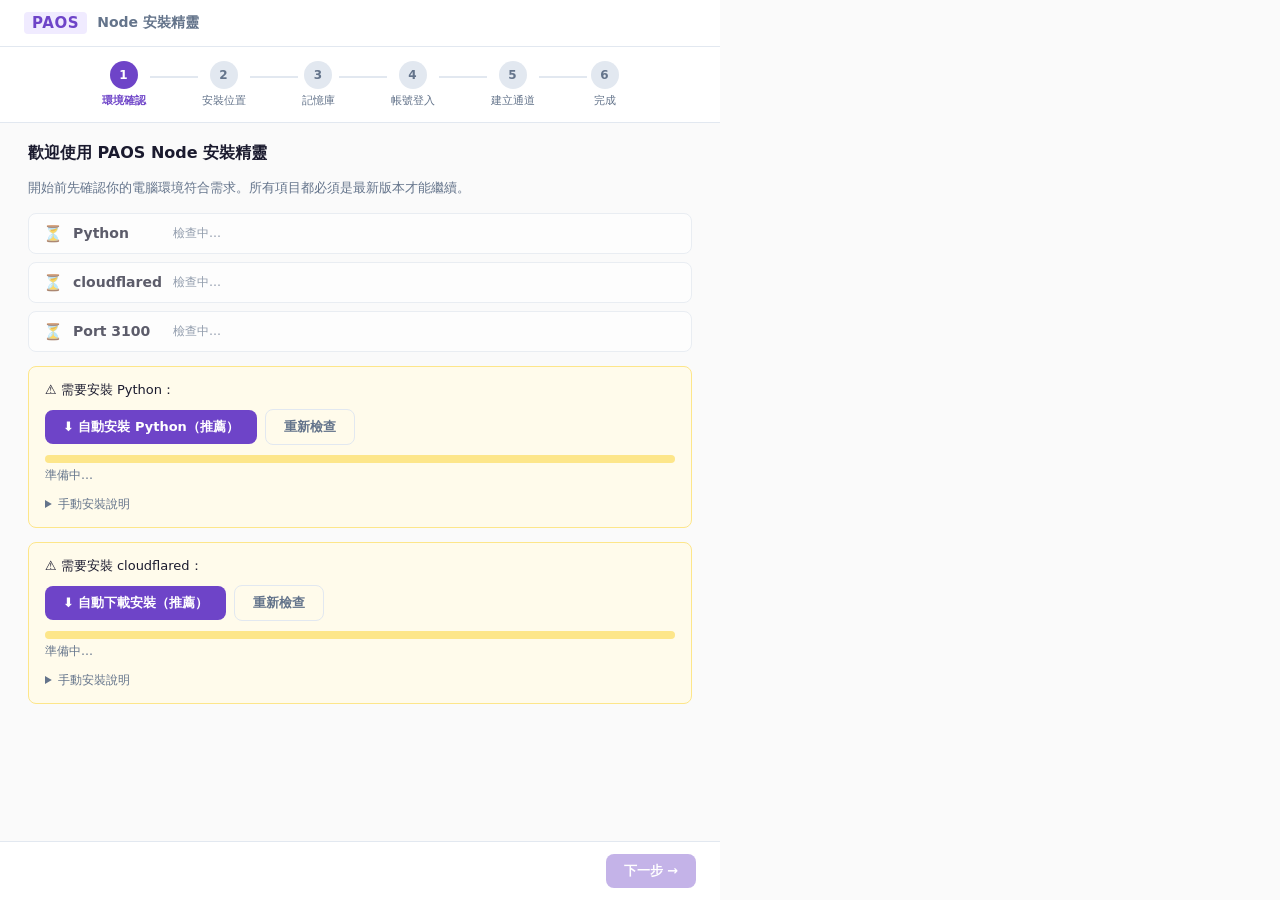
<file: installer/static/installer.html>
<!DOCTYPE html>
<html lang="zh-TW">
<head>
  <meta charset="UTF-8">
  <meta name="viewport" content="width=720">
  <title>PAOS Node 安裝精靈</title>
  <link rel="stylesheet" href="installer.css">
</head>
<body>

  <!-- 頂部標題列 -->
  <header class="inst-header">
    <div class="inst-logo">PAOS</div>
    <div class="inst-title">Node 安裝精靈</div>
  </header>

  <!-- 步驟指示器 (6 步) -->
  <nav class="steps-nav">
    <div class="step-item active" data-step="1">
      <div class="step-circle">1</div>
      <div class="step-label">環境確認</div>
    </div>
    <div class="step-connector"></div>
    <div class="step-item" data-step="2">
      <div class="step-circle">2</div>
      <div class="step-label">安裝位置</div>
    </div>
    <div class="step-connector"></div>
    <div class="step-item" data-step="3">
      <div class="step-circle">3</div>
      <div class="step-label">記憶庫</div>
    </div>
    <div class="step-connector"></div>
    <div class="step-item" data-step="4">
      <div class="step-circle">4</div>
      <div class="step-label">帳號登入</div>
    </div>
    <div class="step-connector"></div>
    <div class="step-item" data-step="5">
      <div class="step-circle">5</div>
      <div class="step-label">建立通道</div>
    </div>
    <div class="step-connector"></div>
    <div class="step-item" data-step="6">
      <div class="step-circle">6</div>
      <div class="step-label">完成</div>
    </div>
  </nav>

  <!-- 主內容區 -->
  <main class="inst-body">

    <!-- ── Step 1：環境確認 ── -->
    <section class="inst-step active" id="step-1">
      <h2 class="step-heading">歡迎使用 PAOS Node 安裝精靈</h2>
      <p class="step-desc">開始前先確認你的電腦環境符合需求。所有項目都必須是最新版本才能繼續。</p>

      <div class="env-checks" id="env-checks">
        <div class="env-item loading" id="env-python">
          <span class="env-icon">⏳</span>
          <span class="env-name">Python</span>
          <span class="env-detail">檢查中…</span>
        </div>
        <div class="env-item loading" id="env-cloudflared">
          <span class="env-icon">⏳</span>
          <span class="env-name">cloudflared</span>
          <span class="env-detail">檢查中…</span>
        </div>
        <div class="env-item loading" id="env-port">
          <span class="env-icon">⏳</span>
          <span class="env-name">Port 3100</span>
          <span class="env-detail">檢查中…</span>
        </div>
      </div>

      <div class="env-hint" id="env-hint" hidden></div>

      <!-- Python 安裝引導 -->
      <div class="install-guide" id="python-guide" hidden>
        <p>⚠️ 需要安裝 Python：</p>
        <div class="cf-actions">
          <button class="btn-primary" id="btn-auto-install-py">⬇ 自動安裝 Python（推薦）</button>
          <button class="btn-ghost" id="btn-recheck-py">重新檢查</button>
        </div>
        <div class="cf-progress" id="py-progress" hidden>
          <div class="cf-progress-bar-track">
            <div class="cf-progress-bar" id="py-progress-bar"></div>
          </div>
          <span class="cf-progress-label" id="py-progress-label">準備中…</span>
        </div>
        <details class="cf-manual">
          <summary>手動安裝說明</summary>
          <ol>
            <li>前往 <a class="ext-link" onclick="openExternal('https://www.python.org/downloads/')">Python 官方下載頁面</a></li>
            <li>下載 Python 3.10 以上版本（Windows installer）</li>
            <li>安裝時務必勾選「<strong>Add Python to PATH</strong>」</li>
            <li>安裝完成後點「重新檢查」</li>
          </ol>
        </details>
      </div>

      <!-- cloudflared 安裝引導 -->
      <div class="install-guide" id="cloudflared-guide" hidden>
        <p>⚠️ 需要安裝 cloudflared：</p>
        <div class="cf-actions">
          <button class="btn-primary" id="btn-auto-install-cf">⬇ 自動下載安裝（推薦）</button>
          <button class="btn-ghost" id="btn-recheck-cf">重新檢查</button>
        </div>
        <div class="cf-progress" id="cf-progress" hidden>
          <div class="cf-progress-bar-track">
            <div class="cf-progress-bar" id="cf-progress-bar"></div>
          </div>
          <span class="cf-progress-label" id="cf-progress-label">準備中…</span>
        </div>
        <details class="cf-manual">
          <summary>手動安裝說明</summary>
          <ol>
            <li>前往 <a class="ext-link" onclick="openExternal('https://developers.cloudflare.com/cloudflare-one/connections/connect-networks/downloads/')">Cloudflare 官方下載頁面</a></li>
            <li>下載 <strong>Windows 64-bit</strong>（<code>cloudflared-windows-amd64.exe</code>）</li>
            <li>將檔案放到 <code>C:\Windows\System32\</code> 或任何 PATH 目錄</li>
            <li>安裝完成後點「重新檢查」</li>
          </ol>
        </details>
      </div>

    </section>

    <!-- ── Step 2：安裝目錄 ── -->
    <section class="inst-step" id="step-2" hidden>
      <h2 class="step-heading">選擇安裝位置</h2>
      <p class="step-desc">PAOS Node 的程式檔案將安裝在此目錄。建議使用預設值。安裝後勿移動此目錄。</p>

      <div class="field-group">
        <label class="field-label">安裝目錄</label>
        <div class="field-row">
          <input type="text" id="install-path" class="field-input" placeholder="正在載入預設路徑…">
          <button class="btn-secondary" id="btn-install-browse">選擇資料夾</button>
        </div>
        <p class="field-hint" id="install-hint"></p>
      </div>

      <div class="path-preview" id="install-preview" hidden>
        <div class="path-item">📁 <span id="preview-install-root"></span></div>
        <div class="path-item">📁 <span id="preview-install-venv"></span> (Python 虛擬環境)</div>
        <div class="path-item">📁 <span id="preview-install-src"></span> (Node 程式碼)</div>
      </div>

      <div class="info-box">
        <span class="info-icon">ℹ️</span>
        <span>安裝完成後，PAOS Node 會在每次登入 Windows 時自動在背景啟動。如需解除安裝，刪除此資料夾並移除排程工作即可。</span>
      </div>
    </section>

    <!-- ── Step 3：記憶庫路徑 ── -->
    <section class="inst-step" id="step-3" hidden>
      <h2 class="step-heading">設定記憶庫路徑</h2>
      <p class="step-desc">請選擇你的 Obsidian Vault 根目錄。PAOS Node 會將對話記憶、筆記和工作任務存放於此。</p>

      <div class="field-group">
        <label class="field-label">Vault 根目錄</label>
        <div class="field-row">
          <input type="text" id="vault-path" class="field-input" placeholder="C:/Users/你的名字/ObsidianVault" readonly>
          <button class="btn-secondary" id="btn-browse">選擇資料夾</button>
        </div>
        <p class="field-hint" id="vault-hint"></p>
      </div>

      <div class="path-preview" id="path-preview" hidden>
        <div class="path-item">📁 <span id="preview-notes">…/PAOS/notes/</span></div>
        <div class="path-item">📁 <span id="preview-attachments">…/PAOS/attachments/</span></div>
        <div class="path-item">📁 <span id="preview-agents">…/agents/</span></div>
      </div>

      <!-- Obsidian 推薦安裝（非強制） -->
      <div class="obsidian-rec" id="obsidian-rec">
        <div class="obsidian-rec-header">
          <span id="obsidian-rec-icon">📦</span>
          <div>
            <strong>建議安裝 Obsidian</strong>
            <span class="obsidian-rec-sub" id="obsidian-rec-sub">（檢查中…）</span>
          </div>
          <button class="btn-ghost btn-sm" id="btn-recheck-ob" style="margin-left:auto">重新檢查</button>
        </div>
        <p class="obsidian-rec-desc">
          Obsidian 是 PAOS 記憶庫的視覺化瀏覽工具，讓你閱讀、搜尋 AI 幫你記下的筆記與工作記錄。
          沒有也能使用 PAOS，但強烈建議安裝，否則記憶內容難以閱讀。
        </p>
        <div id="obsidian-install-section" hidden>
          <div class="cf-actions">
            <button class="btn-primary" id="btn-auto-install-ob">⬇ 自動下載安裝 Obsidian</button>
          </div>
          <div class="cf-progress" id="ob-progress" hidden>
            <div class="cf-progress-bar-track">
              <div class="cf-progress-bar" id="ob-progress-bar"></div>
            </div>
            <span class="cf-progress-label" id="ob-progress-label">準備中…</span>
          </div>
          <details class="cf-manual" style="margin-top:6px">
            <summary>手動安裝</summary>
            <ol>
              <li>前往 <a class="ext-link" onclick="openExternal('https://obsidian.md/download')">obsidian.md/download</a> 下載並安裝</li>
              <li>安裝完成後點「重新檢查」</li>
            </ol>
          </details>
        </div>
      </div>
    </section>

    <!-- ── Step 4：帳號登入 ── -->
    <section class="inst-step" id="step-4" hidden>
      <h2 class="step-heading">登入 PAOS Central</h2>
      <p class="step-desc">輸入你的 Email，我們會發送一次性驗證碼來確認身份。</p>

      <div class="field-group">
        <label class="field-label">姓名
          <span class="field-hint-inline">（首次使用必填）</span>
        </label>
        <input type="text" id="otp-name" class="field-input" placeholder="你的名字（例：陳小明）">
      </div>

      <div class="field-group">
        <label class="field-label">Email</label>
        <div class="field-row">
          <input type="email" id="otp-email" class="field-input" placeholder="your@email.com">
          <button class="btn-secondary" id="btn-send-otp">發送驗證碼</button>
        </div>
      </div>

      <div class="field-group" id="otp-group" hidden>
        <label class="field-label">驗證碼</label>
        <div class="field-row">
          <input type="text" id="otp-code" class="field-input otp-input" placeholder="6 位數驗證碼" maxlength="6">
          <button class="btn-primary" id="btn-verify-otp">確認登入</button>
        </div>
      </div>

      <p class="field-hint" id="otp-hint"></p>

      <div class="login-success" id="login-success" hidden>
        <div class="success-icon">✅</div>
        <div class="success-text">
          <strong>登入成功</strong>
          <span id="login-gpt-count"></span>
        </div>
      </div>

      <!-- GPT 助理清單（登入成功後顯示） -->
      <div class="gpt-list-section" id="gpt-list-section" hidden>
        <label class="field-label">已授權的 GPT 助理</label>
        <div class="gpt-list" id="gpt-list"></div>
        <p class="field-hint" style="margin-top:4px;">安裝完成後，以上助理的記憶空間將自動建立在 Vault 中。</p>
      </div>
    </section>

    <!-- ── Step 5：建立通道 ── -->
    <section class="inst-step" id="step-5" hidden>
      <h2 class="step-heading">建立安全通道</h2>
      <p class="step-desc">正在建立 cloudflared Quick Tunnel，讓 GPT 助理可以安全連接到你的 Node。</p>

      <div class="tunnel-steps" id="tunnel-steps">
        <div class="tunnel-step" id="tstep-start">
          <span class="tstep-icon">⏳</span>
          <span class="tstep-label">啟動 cloudflared</span>
        </div>
        <div class="tunnel-step" id="tstep-url">
          <span class="tstep-icon">⏸</span>
          <span class="tstep-label">取得公開 URL</span>
        </div>
        <div class="tunnel-step" id="tstep-register">
          <span class="tstep-icon">⏸</span>
          <span class="tstep-label">向 Central 登錄</span>
        </div>
      </div>

      <div class="tunnel-url-display" id="tunnel-url-display" hidden>
        <span class="tunnel-url-label">你的 Node URL：</span>
        <span class="tunnel-url-value" id="tunnel-url-value"></span>
      </div>

      <p class="field-hint" id="tunnel-hint"></p>
    </section>

    <!-- ── Step 6：安裝完成 ── -->
    <section class="inst-step" id="step-6" hidden>
      <h2 class="step-heading">🎉 安裝完成！</h2>
      <p class="step-desc">PAOS Node 正在完成最後設定，請稍候…</p>

      <div class="finish-checklist" id="finish-checklist">
        <div class="finish-item" id="fitem-deploy">⏳ Node 檔案部署</div>
        <div class="finish-item" id="fitem-venv">⏳ Python 套件安裝（venv）</div>
        <div class="finish-item" id="fitem-vault-init">⏳ Agent Vault 初始化</div>
        <div class="finish-item" id="fitem-env">⏳ 環境設定檔（.env）</div>
        <div class="finish-item" id="fitem-node-task">⏳ PAOS-Node 排程工作</div>
        <div class="finish-item" id="fitem-panel-task">⏳ PAOS-Node-控制台 排程工作</div>
        <div class="finish-item" id="fitem-shortcut">⏳ 桌面捷徑</div>
      </div>

      <div class="finish-note" id="finish-note" hidden>
        <p>⚠️ 部分步驟未成功，請查閱詳細說明：</p>
        <pre id="finish-error-detail"></pre>
      </div>

      <p class="finish-hint" id="finish-hint" hidden>
        重新登入 Windows 後，PAOS Node 會自動在背景啟動。<br>
        點下方按鈕立即開啟控制台。
      </p>
    </section>

  </main>

  <!-- 底部按鈕列 -->
  <footer class="inst-footer">
    <button class="btn-ghost" id="btn-back" hidden>← 上一步</button>
    <div class="footer-spacer"></div>
    <button class="btn-primary" id="btn-next" disabled>下一步 →</button>
    <button class="btn-primary" id="btn-finish" hidden>開啟控制台</button>
  </footer>

  <script src="installer.js"></script>
</body>
</html>
</file>
<file: installer/static/installer.css>
/* ── installer.css — PAOS Node 安裝精靈樣式 ── */

*, *::before, *::after { box-sizing: border-box; margin: 0; padding: 0; }

:root {
  --purple:       #6e44c8;
  --purple-light: #f0ebff;
  --purple-mid:   #ddd3f8;
  --green:        #22c55e;
  --red:          #ef4444;
  --text:         #1a1a2e;
  --muted:        #64748b;
  --border:       #e2e8f0;
  --bg:           #fafafa;
  --white:        #ffffff;
  --radius:       8px;
  --shadow:       0 1px 3px rgba(0,0,0,.10), 0 1px 2px rgba(0,0,0,.06);
}

html, body {
  width: 720px; height: 100vh;
  overflow: hidden;
  font-family: "Microsoft JhengHei UI", system-ui, -apple-system, sans-serif;
  font-size: 14px;
  color: var(--text);
  background: var(--bg);
  user-select: none;
}

/* ── Header ── */
.inst-header {
  display: flex; align-items: center; gap: 10px;
  padding: 12px 24px;
  background: var(--white);
  border-bottom: 1px solid var(--border);
  flex-shrink: 0;
}
.inst-logo {
  font-size: 15px; font-weight: 700; letter-spacing: .04em;
  color: var(--purple);
  background: var(--purple-light);
  padding: 2px 8px; border-radius: 4px;
}
.inst-title {
  font-size: 14px; font-weight: 600; color: var(--muted);
}

/* ── Steps Nav ── */
.steps-nav {
  display: flex; align-items: center; justify-content: center;
  padding: 14px 24px;
  background: var(--white);
  border-bottom: 1px solid var(--border);
  flex-shrink: 0;
}
.step-item {
  display: flex; flex-direction: column; align-items: center; gap: 4px;
  cursor: default;
}
.step-circle {
  width: 28px; height: 28px; border-radius: 50%;
  display: flex; align-items: center; justify-content: center;
  font-size: 12px; font-weight: 700;
  background: var(--border); color: var(--muted);
  transition: background .2s, color .2s;
}
.step-item.active   .step-circle { background: var(--purple); color: var(--white); }
.step-item.done     .step-circle { background: var(--green);  color: var(--white); font-size: 0; }
.step-item.done     .step-circle::after { content: "✓"; font-size: 13px; }
.step-label {
  font-size: 11px; color: var(--muted); white-space: nowrap;
}
.step-item.active .step-label { color: var(--purple); font-weight: 600; }
.step-connector {
  flex: 1; height: 2px; background: var(--border);
  margin: 0 4px; margin-bottom: 16px;
  min-width: 16px; max-width: 48px;
}

/* ── Main Body ── */
.inst-body {
  flex: 1 1 0; min-height: 0;
  padding: 20px 28px;
  overflow-y: auto;
}

.inst-step { display: none; flex-direction: column; gap: 14px; }
.inst-step.active { display: flex; }

.step-heading {
  font-size: 16px; font-weight: 700; color: var(--text);
}
.step-desc {
  font-size: 13px; color: var(--muted); line-height: 1.6;
}

/* ── Env Checks ── */
.env-checks { display: flex; flex-direction: column; gap: 8px; }

.env-item {
  display: flex; align-items: center; gap: 10px;
  padding: 10px 14px;
  background: var(--white); border: 1px solid var(--border);
  border-radius: var(--radius);
  transition: border-color .2s;
}
.env-item.ok    { border-color: var(--green);  background: #f0fdf4; }
.env-item.error { border-color: var(--red);    background: #fef2f2; }
.env-item.loading { opacity: .7; }

.env-icon  { font-size: 16px; width: 20px; text-align: center; }
.env-name  { font-weight: 600; min-width: 90px; }
.env-detail { font-size: 12px; color: var(--muted); flex: 1; }
.env-item.ok    .env-detail { color: #15803d; }
.env-item.error .env-detail { color: var(--red); }

.env-hint {
  font-size: 12px; color: var(--red);
  padding: 8px 12px; background: #fef2f2;
  border: 1px solid #fecaca; border-radius: var(--radius);
}

.cloudflared-guide, .python-guide, .obsidian-guide, .install-guide {
  background: #fffbeb; border: 1px solid #fde68a;
  border-radius: var(--radius); padding: 14px 16px;
  font-size: 13px; display: flex; flex-direction: column; gap: 10px;
}
.cloudflared-guide ol, .python-guide ol, .obsidian-guide ol, .install-guide ol {
  padding-left: 18px; line-height: 1.8;
}
.cloudflared-guide code, .python-guide code, .obsidian-guide code, .install-guide code {
  background: #fef9c3; padding: 1px 5px; border-radius: 3px; font-size: 12px;
}

/* cloudflared auto-install */
.cf-actions { display: flex; gap: 8px; align-items: center; }
.cf-progress { display: flex; flex-direction: column; gap: 4px; }
.cf-progress-bar-track {
  height: 8px; border-radius: 4px;
  background: #fde68a; overflow: hidden;
}
.cf-progress-bar {
  height: 100%; width: 0%;
  background: var(--purple);
  border-radius: 4px;
  transition: width .3s ease;
}
.cf-progress-label { font-size: 12px; color: var(--muted); }
.cf-manual { font-size: 12px; }
.cf-manual summary {
  cursor: pointer; color: var(--muted);
  user-select: none; margin-top: 2px;
}
.cf-manual ol { padding-left: 16px; line-height: 1.8; margin-top: 6px; }

/* 可點擊的外部連結 */
.ext-link {
  color: var(--purple);
  text-decoration: underline;
  cursor: pointer;
  user-select: none;
}
.ext-link:hover { color: #5533a0; }

/* ── Fields ── */
.field-group { display: flex; flex-direction: column; gap: 6px; }
.field-label { font-size: 12px; font-weight: 600; color: var(--muted); }
.field-row   { display: flex; gap: 8px; }
.field-input {
  flex: 1; padding: 8px 12px;
  border: 1px solid var(--border); border-radius: var(--radius);
  font-size: 13px; font-family: inherit; color: var(--text);
  background: var(--white);
  outline: none; transition: border-color .15s;
}
.field-input:focus { border-color: var(--purple); }
.field-input[readonly] { background: var(--bg); cursor: default; }
.field-hint { font-size: 12px; color: var(--muted); min-height: 18px; }
.field-hint.ok    { color: #15803d; }
.field-hint.error { color: var(--red); }
.field-hint-inline { font-size: 11px; color: var(--muted); font-weight: 400; }

.otp-input { letter-spacing: .15em; font-weight: 600; font-size: 16px; max-width: 180px; text-align: center; }

/* ── Path Preview ── */
.path-preview {
  background: var(--purple-light); border: 1px solid var(--purple-mid);
  border-radius: var(--radius); padding: 12px 14px;
  display: flex; flex-direction: column; gap: 4px;
}
.path-item { font-size: 12px; color: #4c2a8a; font-family: "Consolas", monospace; }

/* ── Login Success ── */
.login-success {
  display: flex; align-items: center; gap: 12px;
  padding: 12px 16px; background: #f0fdf4;
  border: 1px solid #86efac; border-radius: var(--radius);
}
.success-icon { font-size: 20px; }
.success-text { display: flex; flex-direction: column; gap: 2px; font-size: 13px; }
.success-text strong { color: #15803d; }
.success-text span   { color: var(--muted); font-size: 12px; }

/* ── Tunnel Steps ── */
.tunnel-steps { display: flex; flex-direction: column; gap: 10px; }
.tunnel-step {
  display: flex; align-items: center; gap: 12px;
  padding: 10px 14px;
  background: var(--white); border: 1px solid var(--border);
  border-radius: var(--radius);
}
.tstep-icon  { font-size: 16px; width: 20px; text-align: center; }
.tstep-label { font-size: 13px; }
.tunnel-step.ok    { background: #f0fdf4; border-color: var(--green); }
.tunnel-step.error { background: #fef2f2; border-color: var(--red); }
.tunnel-step.running { background: var(--purple-light); border-color: var(--purple); }

.tunnel-url-display {
  display: flex; align-items: center; gap: 10px;
  padding: 10px 14px; background: var(--purple-light);
  border: 1px solid var(--purple-mid); border-radius: var(--radius);
}
.tunnel-url-label { font-size: 12px; font-weight: 600; color: #4c2a8a; white-space: nowrap; }
.tunnel-url-value { font-size: 12px; font-family: "Consolas", monospace; color: var(--purple); word-break: break-all; }

/* ── Finish Checklist ── */
.finish-checklist { display: flex; flex-direction: column; gap: 8px; }
.finish-item {
  padding: 8px 14px;
  background: var(--white); border: 1px solid var(--border);
  border-radius: var(--radius); font-size: 13px;
  transition: all .2s;
}
.finish-item.ok      { background: #f0fdf4; border-color: var(--green);  color: #15803d; }
.finish-item.error   { background: #fef2f2; border-color: var(--red);    color: var(--red); }
.finish-item.running { background: var(--purple-light); border-color: var(--purple); color: var(--purple); }

.finish-note {
  background: #fffbeb; border: 1px solid #fde68a;
  border-radius: var(--radius); padding: 12px 14px;
  font-size: 12px; display: flex; flex-direction: column; gap: 6px;
}
.finish-note pre { font-size: 11px; overflow-x: auto; white-space: pre-wrap; }
.finish-hint { font-size: 12px; color: var(--muted); line-height: 1.7; }

/* ── Footer ── */
.inst-footer {
  display: flex; align-items: center;
  padding: 12px 24px;
  background: var(--white);
  border-top: 1px solid var(--border);
  flex-shrink: 0;
}
.footer-spacer { flex: 1; }

/* ── Buttons ── */
button {
  padding: 8px 18px; border-radius: var(--radius);
  font-size: 13px; font-family: inherit; font-weight: 600;
  cursor: pointer; border: none; outline: none;
  transition: opacity .15s, background .15s;
  white-space: nowrap;
}
button:disabled { opacity: .4; cursor: not-allowed; }

.btn-primary   { background: var(--purple); color: var(--white); }
.btn-primary:not(:disabled):hover { background: #5c38a8; }

.btn-secondary {
  background: var(--white); color: var(--purple);
  border: 1px solid var(--purple);
}
.btn-secondary:not(:disabled):hover { background: var(--purple-light); }

.btn-ghost {
  background: transparent; color: var(--muted);
  border: 1px solid var(--border);
}
.btn-ghost:not(:disabled):hover { background: var(--bg); }

/* ── Info Box ── */
.info-box {
  display: flex; align-items: flex-start; gap: 10px;
  padding: 10px 14px; background: var(--purple-light);
  border: 1px solid var(--purple-mid); border-radius: var(--radius);
  font-size: 12px; color: #4c2a8a; line-height: 1.7;
}
.info-icon { font-size: 15px; flex-shrink: 0; margin-top: 1px; }

/* ── Obsidian 推薦區塊（Step 3）── */
.obsidian-rec {
  background: #fffbeb; border: 1px solid #fde68a;
  border-radius: var(--radius); padding: 14px 16px;
  display: flex; flex-direction: column; gap: 8px;
}
.obsidian-rec-header {
  display: flex; align-items: center; gap: 10px;
  font-size: 13px;
}
.obsidian-rec-sub { font-size: 12px; color: var(--muted); font-weight: 400; }
.obsidian-rec-desc { font-size: 12px; color: #78350f; line-height: 1.7; }
.btn-sm { padding: 4px 10px; font-size: 12px; flex-shrink: 0; }

/* ── GPT List ── */
.gpt-list-section {
  display: flex; flex-direction: column; gap: 6px;
}
.gpt-list {
  display: flex; flex-direction: column; gap: 3px;
  max-height: 150px; overflow-y: auto;
  border: 1px solid var(--border); border-radius: var(--radius);
  padding: 6px 8px; background: var(--white);
}
.gpt-item {
  font-size: 12px; color: var(--text);
  padding: 5px 8px; border-radius: 4px;
  transition: background .12s;
}
.gpt-item:hover { background: var(--purple-light); }

/* ── Layout helper ── */
body { display: flex; flex-direction: column; }
.inst-body { overflow-y: auto; }
</file>
